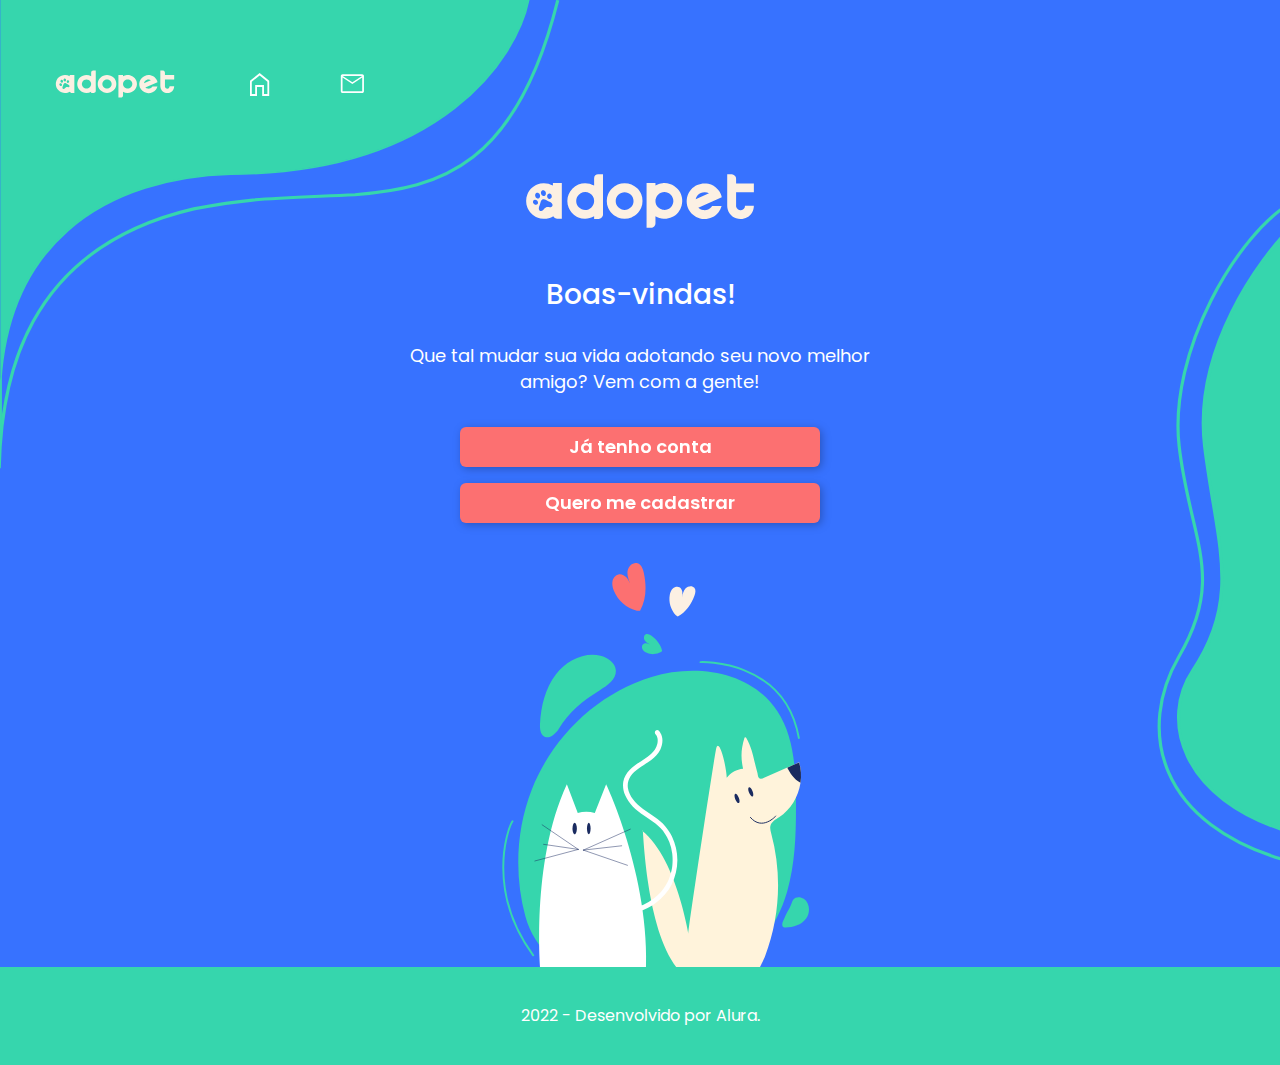
<file: src/pages/index.html>
<!DOCTYPE html>
<html lang="pt-br">
<head>
  <meta charset="UTF-8">
  <meta http-equiv="X-UA-Compatible" content="IE=edge">
  <meta name="viewport" content="width=device-width, initial-scale=1.0">
  <title>Inicial | Adopet</title>
  <link rel="stylesheet" href="../../public/styles/reset.css">
  <link rel="stylesheet" href="../../public/styles/global.css">
  <link rel="stylesheet" href="../../public/styles/inicial.css">
  <link rel="stylesheet" href="../../public/styles/footer.css">
  <link rel="preconnect" href="https://fonts.googleapis.com">
  <link rel="preconnect" href="https://fonts.gstatic.com" crossorigin>
  <link href="https://fonts.googleapis.com/css2?family=Poppins:wght@400;500;600;700&display=swap" rel="stylesheet">
</head>
<body>
  <header>
    <nav id="nav-bar">
      <ul class="nav-bar-list">
        <li class="header-logo"><a href="#"><img src="../../public/img/logotipo-white.svg" alt="Adopet" class="header-logo-image"></a></li>
        <li><a href="#"><img src="../../public/img/house.svg" alt="Ícone de uma casa" class="nav-bar-image"></a></li>
        <li><a href="#"><img src="../../public/img/mail.svg" alt="Ícone de um e-mail" class="nav-bar-image"></a></li>
      </ul>
    </nav>
  </header>

  <main>
    <div class="textgroup">
      <img src="../../public/img/logotipo-white.svg" alt="Adopet" class="logo">
      <img src="../../public/img/right-shape.svg" class="right-shape">
      <h1>Boas-vindas!</h1>
      <p class="mobile-text">Que tal mudar sua vida adotando seu novo melhor amigo? Vem com a gente!</p>
      <p class="tablet-desktop-text">Adotar pode mudar uma vida. Que tal buscar seu novo melhor amigo hoje? Vem com a gente!</p>
      <div class="button-container">
        <a href="./login.html" class="button">Já tenho conta</a>
        <a href="./cadastro.html" class="button">Quero me cadastrar</a>
      </div>
    </div>
  </main>
  <img src="../../public/img/ilustracao.svg" alt="Ilustração de animais" class="ilustracao">

  <footer>
    <p>2022 - Desenvolvido por Alura.</p>
  </footer>
</body>
</html>
</file>
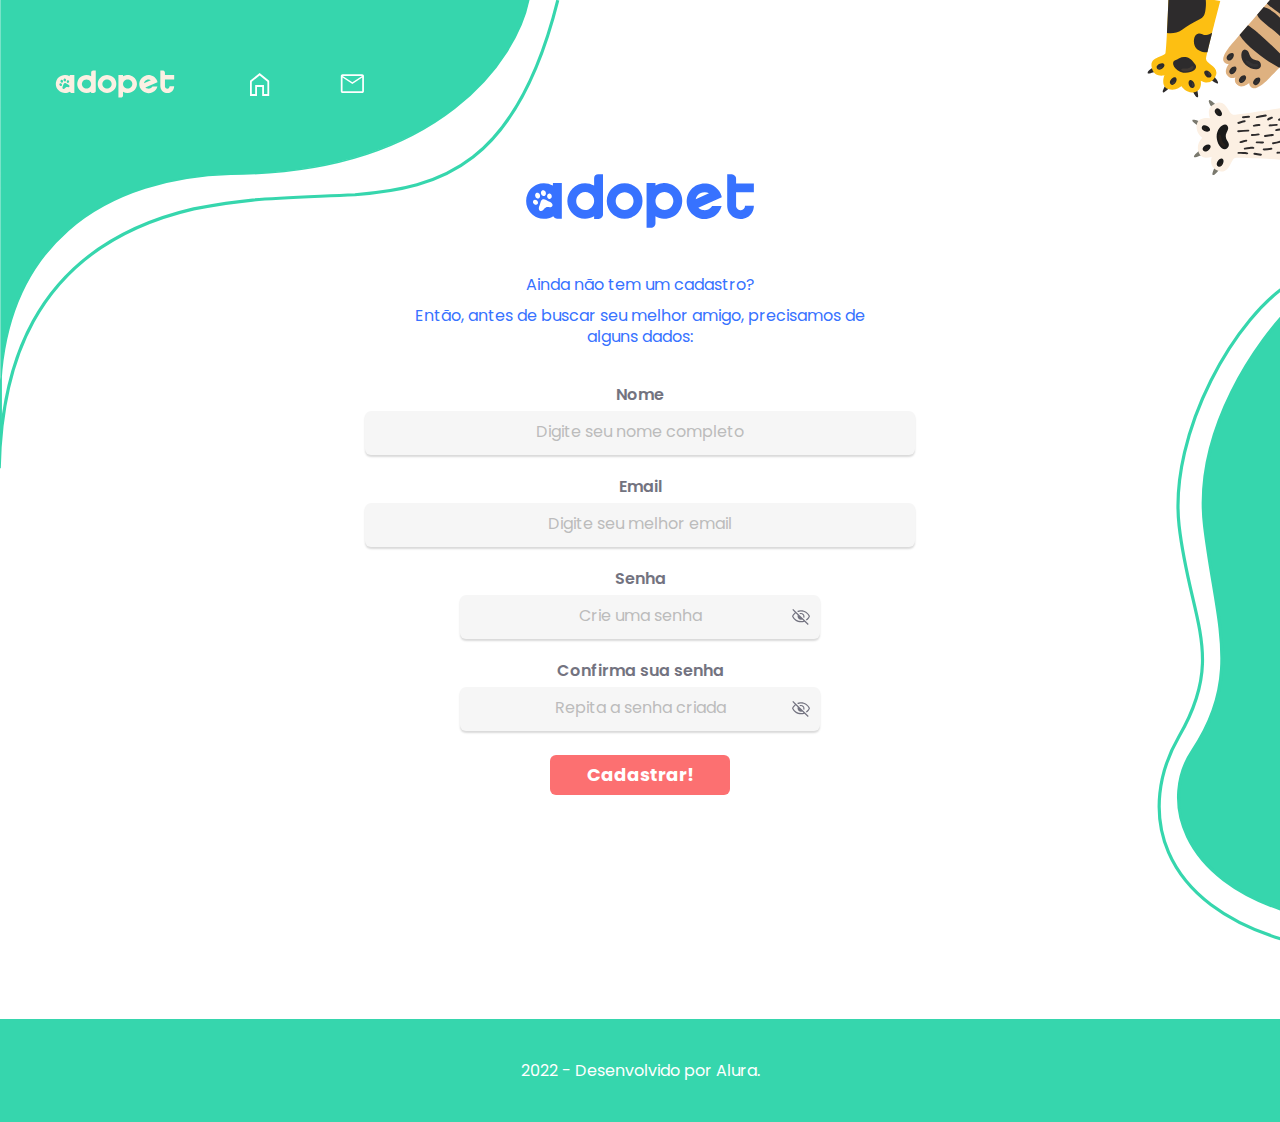
<file: src/pages/cadastro.html>
<!DOCTYPE html>
<html lang="pt-br">
<head>
  <meta charset="UTF-8">
  <meta http-equiv="X-UA-Compatible" content="IE=edge">
  <meta name="viewport" content="width=device-width, initial-scale=1.0">
  <title>Cadastro | Adopet</title>
  <link rel="stylesheet" href="../../public/styles/reset.css">
  <link rel="stylesheet" href="../../public/styles/global.css">
  <link rel="stylesheet" href="../../public/styles/header-sign.css">
  <link rel="stylesheet" href="../../public/styles/cadastro.css">
  <link rel="stylesheet" href="../../public/styles/error.css">
  <link rel="stylesheet" href="../../public/styles/footer.css">
  <link rel="preconnect" href="https://fonts.googleapis.com">
  <link rel="preconnect" href="https://fonts.gstatic.com" crossorigin>
  <link href="https://fonts.googleapis.com/css2?family=Poppins:wght@400;500;600;700&display=swap" rel="stylesheet">

  <script defer src="../scripts/form-validation.js"></script>
</head>
<body>
  <header>
    <nav id="nav-bar">
      <ul class="nav-bar-list">
        <li class="header-logo"><a href="#"><img src="../../public/img/logotipo-white.svg" alt="Adopet" class="header-logo-image"></a></li>
        <li><a href="#"><img src="../../public/img/house.svg" alt="Ícone de uma casa" class="nav-bar-image"></a></li>
        <li><a href="#"><img src="../../public/img/mail.svg" alt="Ícone de um e-mail" class="nav-bar-image"></a></li>
      </ul>
    </nav>
    <img src="../../public/img/patas.svg" alt="Patas" class="patas">
  </header>

  <main>
    <img src="../../public/img/left-shape.png" class="left-shape">
    <img src="../../public/img/right-shape.svg" class="right-shape">
    <div class="textgroup">
      <img src="../../public/img/logotipo-blue.svg" alt="Adopet" class="logo">
      <p class="text"><span>Ainda não tem um cadastro?</span> Então, antes de buscar seu melhor amigo, precisamos de alguns dados:</p>
    </div>
    <form>
      <div class="input-container">
        <label for="name" class="input-label">Nome</label>
        <input name="name" id="name" class="input" type="text" data-type="name" placeholder="Digite seu nome completo" required>
        <span class="input-message-error"></span>
      </div>

      <div class="input-container">
        <label for="email" class="input-label">Email</label>
        <input name="email" id="email" class="input" type="email" data-type="email" placeholder="Digite seu melhor email" required>
        <span class="input-message-error"></span>
      </div>

      <div class="input-container">
        <label for="password" class="password-all input-label">Senha<span></span></label>
        <input name="password" id="password" class="input" type="password" data-type="password" placeholder="Crie uma senha" pattern="^(?=.*\d)(?=.*[az])(?=.*[AZ]).{8,20}$" required>
        <span class="input-message-error"></span>
      </div>

      <div class="input-container">
        <label for="confirm-password" class="password-all input-label">Confirma sua senha<span></span></label>
        <input name="confirmPassword" id="confirmPassword" class="input" type="password" data-type="confirmPassword" placeholder="Repita a senha criada" required>
        <span class="input-message-error"></span>
      </div>

      <button class="button button-mobile-tablet" type="submit">Cadastrar</button>
      <button class="button button-desktop" type="submit">Cadastrar!</button>
    </form>
  </main>

  <footer>
    <p>2022 - Desenvolvido por Alura.</p>
  </footer>
</body>
</html>
</file>
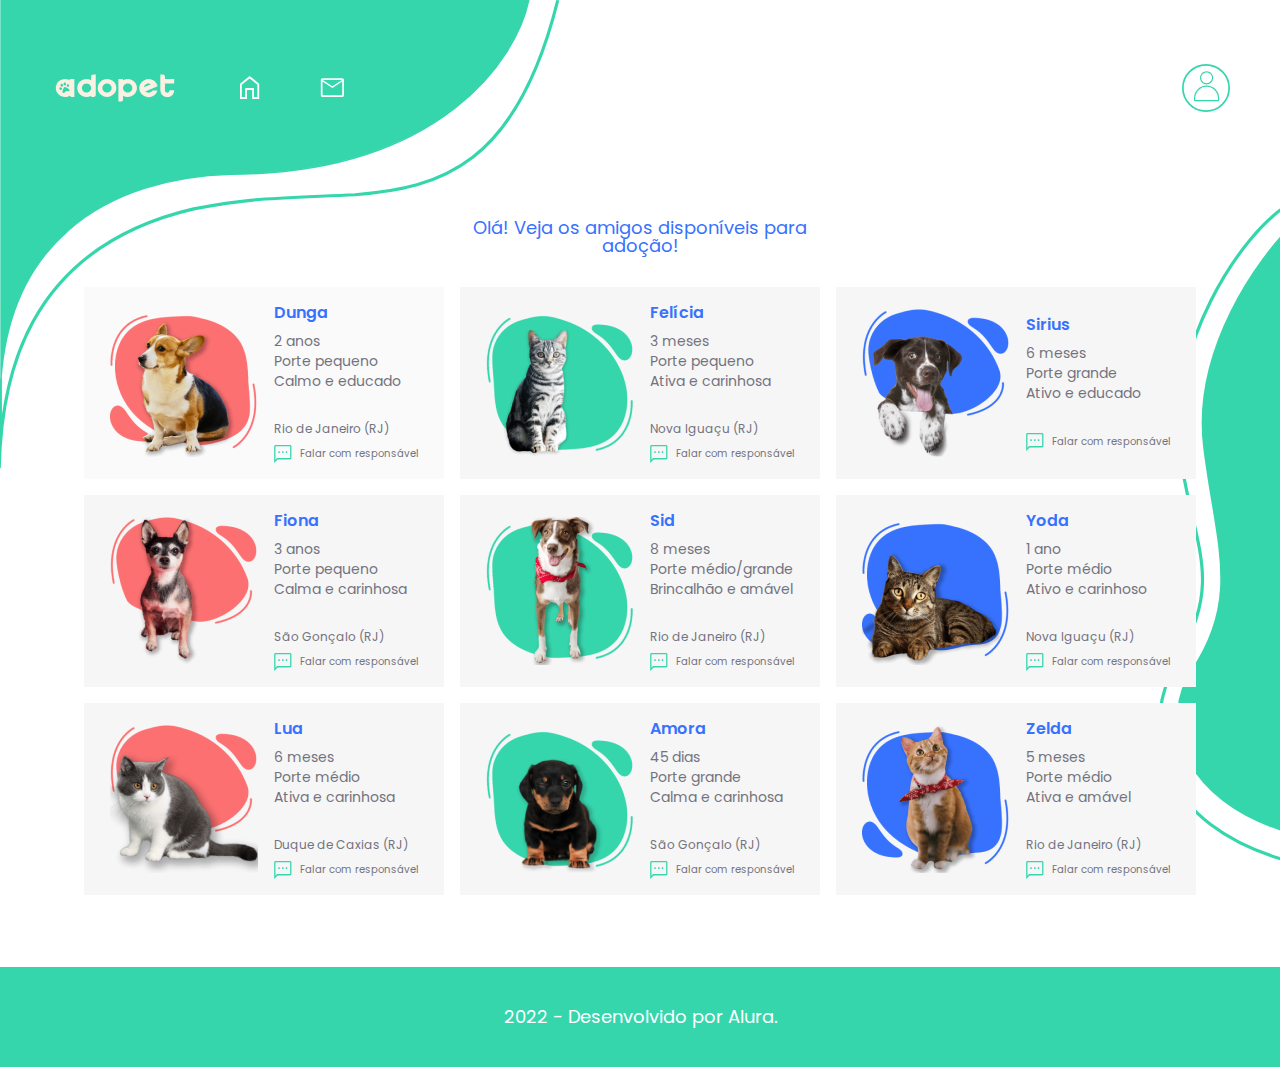
<file: src/pages/home.html>
<!DOCTYPE html>
<html lang="pt-br">
<head>
  <meta charset="UTF-8">
  <meta http-equiv="X-UA-Compatible" content="IE=edge">
  <meta name="viewport" content="width=device-width, initial-scale=1.0">
  <title>Home | Adopet</title>
  <link rel="stylesheet" href="../../public/styles/reset.css">
  <link rel="stylesheet" href="../../public/styles/global.css">
  <link rel="stylesheet" href="../../public/styles/header-other.css">
  <link rel="stylesheet" href="../../public/styles/home.css">
  <link rel="stylesheet" href="../../public/styles/footer.css">
  <link rel="preconnect" href="https://fonts.googleapis.com">
  <link rel="preconnect" href="https://fonts.gstatic.com" crossorigin>
  <link href="https://fonts.googleapis.com/css2?family=Poppins:wght@400;500;600;700&display=swap" rel="stylesheet">
</head>
<body>
  <header>
    <nav id="nav-bar">
      <ul class="nav-bar-list">
        <div class="nav-bar-menu">
          <li class="header-logo"><a href="#"><img src="../../public/img/logotipo-white.svg" alt="Adopet" class="header-logo-image"></a></li>
          <li><a href="#"><img src="../../public/img/house.svg" alt="Ícone de uma casa" class="nav-bar-image"></a></li>
          <li><a href="#"><img src="../../public/img/mail.svg" alt="Ícone de um e-mail" class="nav-bar-image"></a></li>
        </div>
        <li><a href="#"><img src="../../public/img/user.svg" alt="Ícone de um usuário" class="nav-bar-image icon-user"></a></li>
      </ul>
    </nav>
  </header>

  <main>
    <img src="../../public/img/right-shape.svg" class="right-shape">
    <div class="textgroup">
      <p><span>Olá!</span> Veja os amigos disponíveis para adoção!</p>
    </div>
    <div class="pets__container">
      <div class="pet">
        <img src="../../public/img/pets/dunga.png" alt="Imagem do Dunga" class="pet-image">
        <div class="pet-texgroup">
          <h2 class="pet-name">Dunga</h2>
          <span class="pet-age">2 anos</span>
          <p class="pet-description">Porte pequeno <span>Calmo e educado</span></p>
          <address class="pet-local">Rio de Janeiro (RJ)</address>
          <span class="message-container"><a href="#" class="message"><img src="../../public/img/message.svg" alt="Ícone de mensagem">Falar com responsável</a></span>
        </div>
      </div>
      <div class="pet">
        <img src="../../public/img/pets/felicia.png" alt="Imagem da Felícia" class="pet-image">
        <div class="pet-texgroup">
          <h2 class="pet-name">Felícia</h2>
          <span class="pet-age">3 meses</span>
          <p class="pet-description">Porte pequeno <span>Ativa e carinhosa</span></p>
          <address class="pet-local">Nova Iguaçu (RJ)</address>
          <span class="message-container"><a href="#" class="message"><img src="../../public/img/message.svg" alt="Ícone de mensagem">Falar com responsável</a></span>
        </div>
      </div>
      <div class="pet">
        <img src="../../public/img/pets/sirius.png" alt="Imagem do Sirius" class="pet-image">
        <div class="pet-texgroup">
          <h2 class="pet-name">Sirius</h2>
          <span class="pet-age">6 meses</span>
          <p class="pet-description">Porte grande <span>Ativo e educado</span></p>
          <address class="pet-local"></address>
          <span class="message-container"><a href="#" class="message"><img src="../../public/img/message.svg" alt="Ícone de mensagem">Falar com responsável</a></span>
        </div>
      </div>
      <div class="pet">
        <img src="../../public/img/pets/fiona.png" alt="Imagem da Fiona" class="pet-image">
        <div class="pet-texgroup">
          <h2 class="pet-name">Fiona</h2>
          <span class="pet-age">3 anos</span>
          <p class="pet-description">Porte pequeno <span>Calma e carinhosa</span></p>
          <address class="pet-local">São Gonçalo (RJ)</address>
          <span class="message-container"><a href="#" class="message"><img src="../../public/img/message.svg" alt="Ícone de mensagem">Falar com responsável</a></span>
        </div>
      </div>
      <div class="pet">
        <img src="../../public/img/pets/sid.png" alt="Imagem do Sid" class="pet-image">
        <div class="pet-texgroup">
          <h2 class="pet-name">Sid</h2>
          <span class="pet-age">8 meses</span>
          <p class="pet-description">Porte médio/grande <span>Brincalhão e amável</span></p>
          <address class="pet-local">Rio de Janeiro (RJ)</address>
          <span class="message-container"><a href="#" class="message"><img src="../../public/img/message.svg" alt="Ícone de mensagem">Falar com responsável</a></span>
        </div>
      </div>
      <div class="pet">
        <img src="../../public/img/pets/yoda.png" alt="Imagem do Yoda" class="pet-image">
        <div class="pet-texgroup">
          <h2 class="pet-name">Yoda</h2>
          <span class="pet-age">1 ano</span>
          <p class="pet-description">Porte médio <span>Ativo e carinhoso</span></p>
          <address class="pet-local">Nova Iguaçu (RJ)</address>
          <span class="message-container"><a href="#" class="message"><img src="../../public/img/message.svg" alt="Ícone de mensagem">Falar com responsável</a></span>
        </div>
      </div>
      <div class="pet">
        <img src="../../public/img/pets/lua.png" alt="Imagem da Lua" class="pet-image">
        <div class="pet-texgroup">
          <h2 class="pet-name">Lua</h2>
          <span class="pet-age">6 meses</span>
          <p class="pet-description">Porte médio <span>Ativa e carinhosa</span></p>
          <address class="pet-local">Duque de Caxias (RJ)</address>
          <span class="message-container"><a href="#" class="message"><img src="../../public/img/message.svg" alt="Ícone de mensagem">Falar com responsável</a></span>
        </div>
      </div>
      <div class="pet">
        <img src="../../public/img/pets/amora.png" alt="Imagem da Amora" class="pet-image">
        <div class="pet-texgroup">
          <h2 class="pet-name">Amora</h2>
          <span class="pet-age">45 dias</span>
          <p class="pet-description">Porte grande <span>Calma e carinhosa</span></p>
          <address class="pet-local">São Gonçalo (RJ)</address>
          <span class="message-container"><a href="#" class="message"><img src="../../public/img/message.svg" alt="Ícone de mensagem">Falar com responsável</a></span>
        </div>
      </div>
      <div class="pet">
        <img src="../../public/img/pets/zelda.png" alt="Imagem da Zelda" class="pet-image">
        <div class="pet-texgroup">
          <h2 class="pet-name">Zelda</h2>
          <span class="pet-age">5 meses</span>
          <p class="pet-description">Porte médio <span>Ativa e amável</span></p>
          <address class="pet-local">Rio de Janeiro (RJ)</address>
          <span class="message-container"><a href="#" class="message"><img src="../../public/img/message.svg" alt="Ícone de mensagem">Falar com responsável</a></span>
        </div>
      </div>
    </div>
  </main>

  <footer>
    <p>2022 - Desenvolvido por Alura.</p>
  </footer>
</body>
</html>
</file>
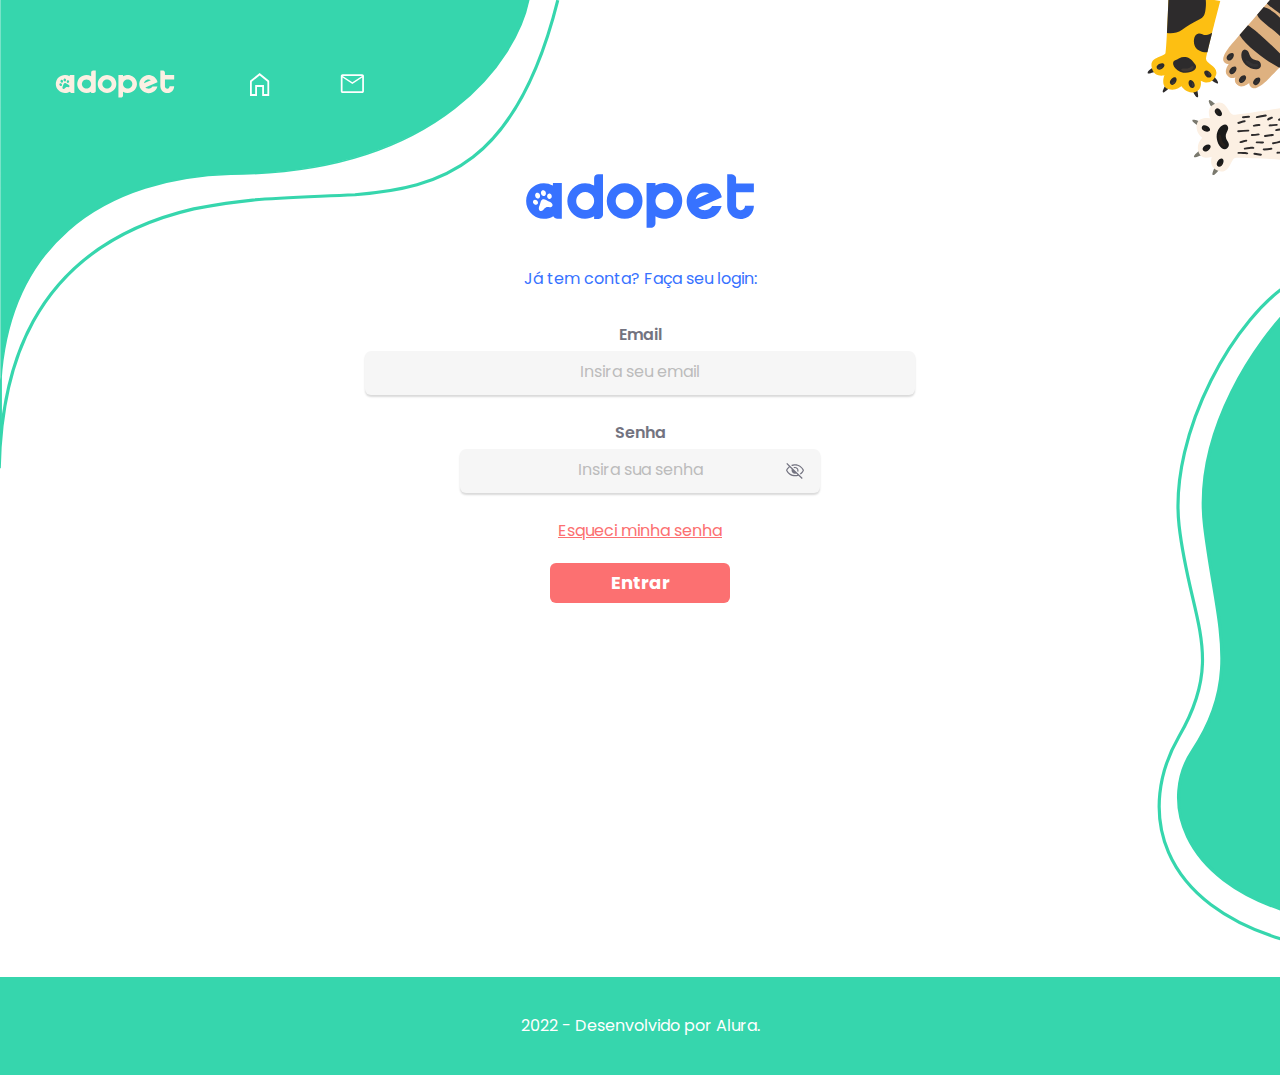
<file: src/pages/login.html>
<!DOCTYPE html>
<html lang="pt-br">
<head>
  <meta charset="UTF-8">
  <meta http-equiv="X-UA-Compatible" content="IE=edge">
  <meta name="viewport" content="width=device-width, initial-scale=1.0">
  <title>Login | Adopet</title>
  <link rel="stylesheet" href="../../public/styles/reset.css">
  <link rel="stylesheet" href="../../public/styles/global.css">
  <link rel="stylesheet" href="../../public/styles/header-sign.css">
  <link rel="stylesheet" href="../../public/styles/login.css">
  <link rel="stylesheet" href="../../public/styles/footer.css">
  <link rel="preconnect" href="https://fonts.googleapis.com">
  <link rel="preconnect" href="https://fonts.gstatic.com" crossorigin>
  <link href="https://fonts.googleapis.com/css2?family=Poppins:wght@400;500;600;700&display=swap" rel="stylesheet">
</head>
<body>
  <header>
    <nav id="nav-bar">
      <ul class="nav-bar-list">
        <li class="header-logo"><a href="#"><img src="../../public/img/logotipo-white.svg" alt="Adopet" class="header-logo-image"></a></li>
        <li><a href="#"><img src="../../public/img/house.svg" alt="Ícone de uma casa" class="nav-bar-image"></a></li>
        <li><a href="#"><img src="../../public/img/mail.svg" alt="Ícone de um e-mail" class="nav-bar-image"></a></li>
      </ul>
    </nav>
    <img src="../../public/img/patas.svg" alt="Patas" class="patas">
  </header>
  
  <main>
    <img src="../../public/img/left-shape.png" class="left-shape">
    <img src="../../public/img/right-shape.svg" class="right-shape">
    <img src="../../public/img/logotipo-blue.svg" alt="Adopet" class="logo">
    <p>Já tem conta? Faça seu login:</p>
    <form>
      <label for="email">Email</label>
      <input type="email" placeholder="Insira seu email" id="email" required>

      <label for="password" class="password-all">Senha <span></span></label>
      <input type="password" placeholder="Insira sua senha" class="password-all" required>
      
      <a href="#">Esqueci minha senha</a>
      <button class="button" type="submit">Entrar</button>
    </form>
  </main>

  <footer>
    <p>2022 - Desenvolvido por Alura.</p>
  </footer>
</body>
</html>
</file>
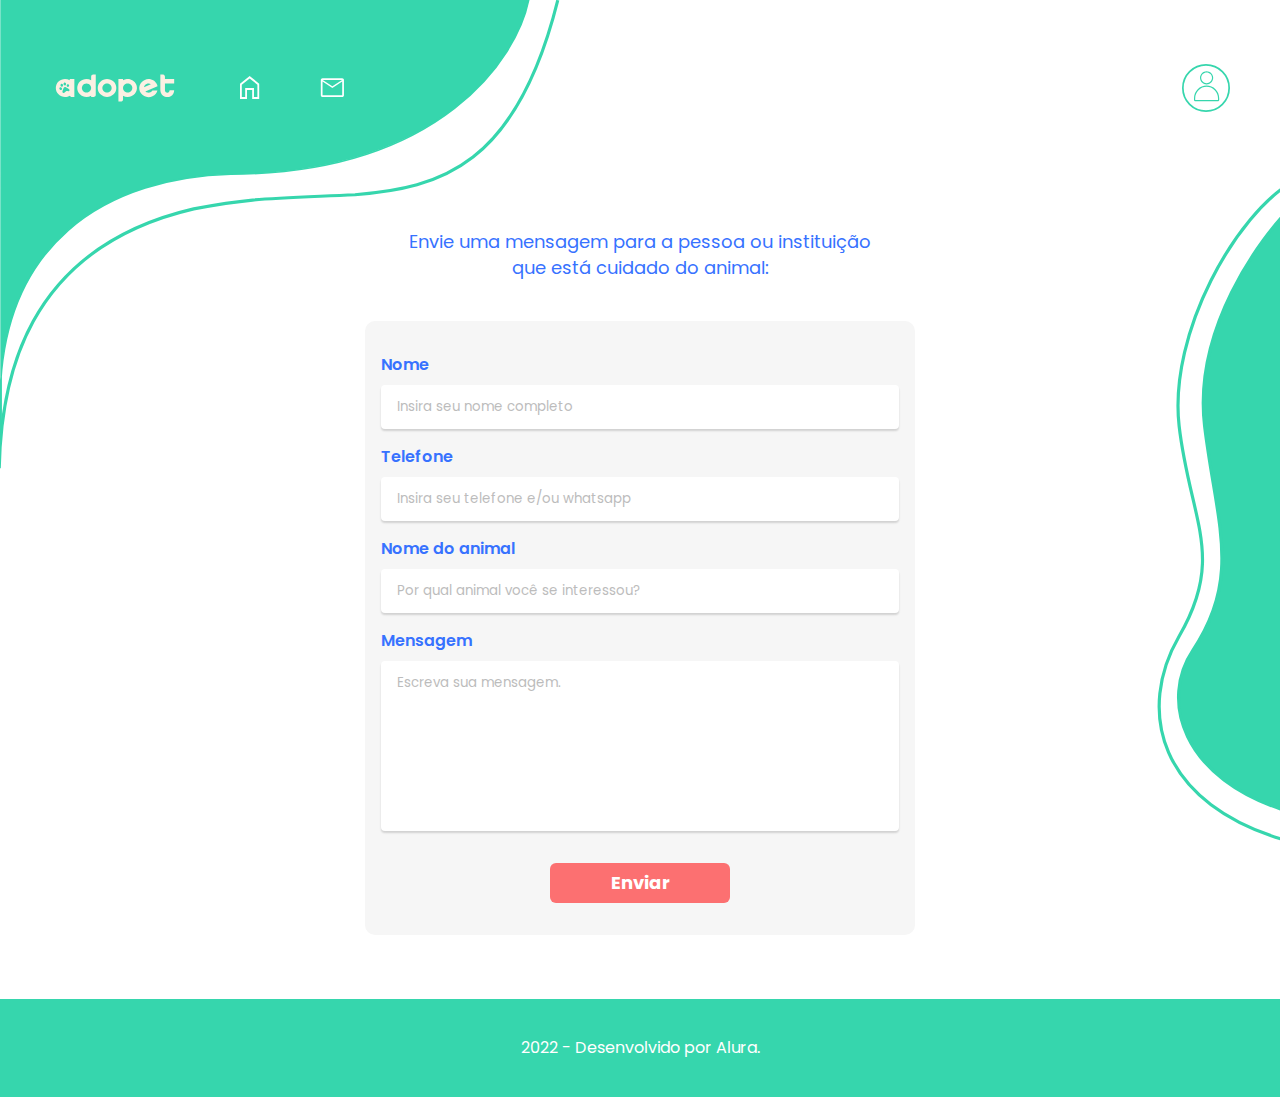
<file: src/pages/mensagem.html>
<!DOCTYPE html>
<html lang="pt-br">
<head>
  <meta charset="UTF-8">
  <meta http-equiv="X-UA-Compatible" content="IE=edge">
  <meta name="viewport" content="width=device-width, initial-scale=1.0">
  <title>Mensagem | Adopet</title>
  <link rel="stylesheet" href="../../public/styles/reset.css">
  <link rel="stylesheet" href="../../public/styles/global.css">
  <link rel="stylesheet" href="../../public/styles/header-other.css">
  <link rel="stylesheet" href="../../public/styles/mensagem.css">
  <link rel="stylesheet" href="../../public/styles/footer.css">
  <link rel="preconnect" href="https://fonts.googleapis.com">
  <link rel="preconnect" href="https://fonts.gstatic.com" crossorigin>
  <link href="https://fonts.googleapis.com/css2?family=Poppins:wght@400;500;600;700&display=swap" rel="stylesheet">
</head>
<body>
  <header>
    <nav id="nav-bar">
      <ul class="nav-bar-list">
        <div class="nav-bar-menu">
          <li class="header-logo"><a href="#"><img src="../../public/img/logotipo-white.svg" alt="Adopet" class="header-logo-image"></a></li>
          <li><a href="#"><img src="../../public/img/house.svg" alt="Ícone de uma casa" class="nav-bar-image"></a></li>
          <li><a href="#"><img src="../../public/img/mail.svg" alt="Ícone de um e-mail" class="nav-bar-image"></a></li>
        </div>
        <li><a href="#"><img src="../../public/img/user.svg" alt="Ícone de um usuário" class="nav-bar-image icon-user"></a></li>
      </ul>
    </nav>
  </header>
  <main>
    <div id="showcase">
      <img src="../../public/img/right-shape.svg" class="right-shape">
      <div class="textgroup">
        <p>Envie uma mensagem para a pessoa ou instituição que está cuidado do animal:</p>
      </div>
      <form>
        <label for="name">Nome</label>
        <input type="text" id="name" class="input" required placeholder="Insira seu nome completo">
  
        <label for="fone">Telefone</label>
        <input type="number" id="fone" class="input" required placeholder="Insira seu telefone e/ou whatsapp">
  
        <label for="animal-name">Nome do animal</label>
        <input type="text" id="animal-name" class="input" required placeholder="Por qual animal você se interessou?">
  
        <label for="message">Mensagem</label>
        <textarea cols="70" rows="10" id="message" class="input" required placeholder="Escreva sua mensagem."></textarea>
  
        <div class="button-container">
          <button class="button" type="submit">Enviar</button>
        </div>
      </form>
    </div>
  </main>

  <footer>
    <p>2022 - Desenvolvido por Alura.</p>
  </footer>
</body>
</html>
</file>
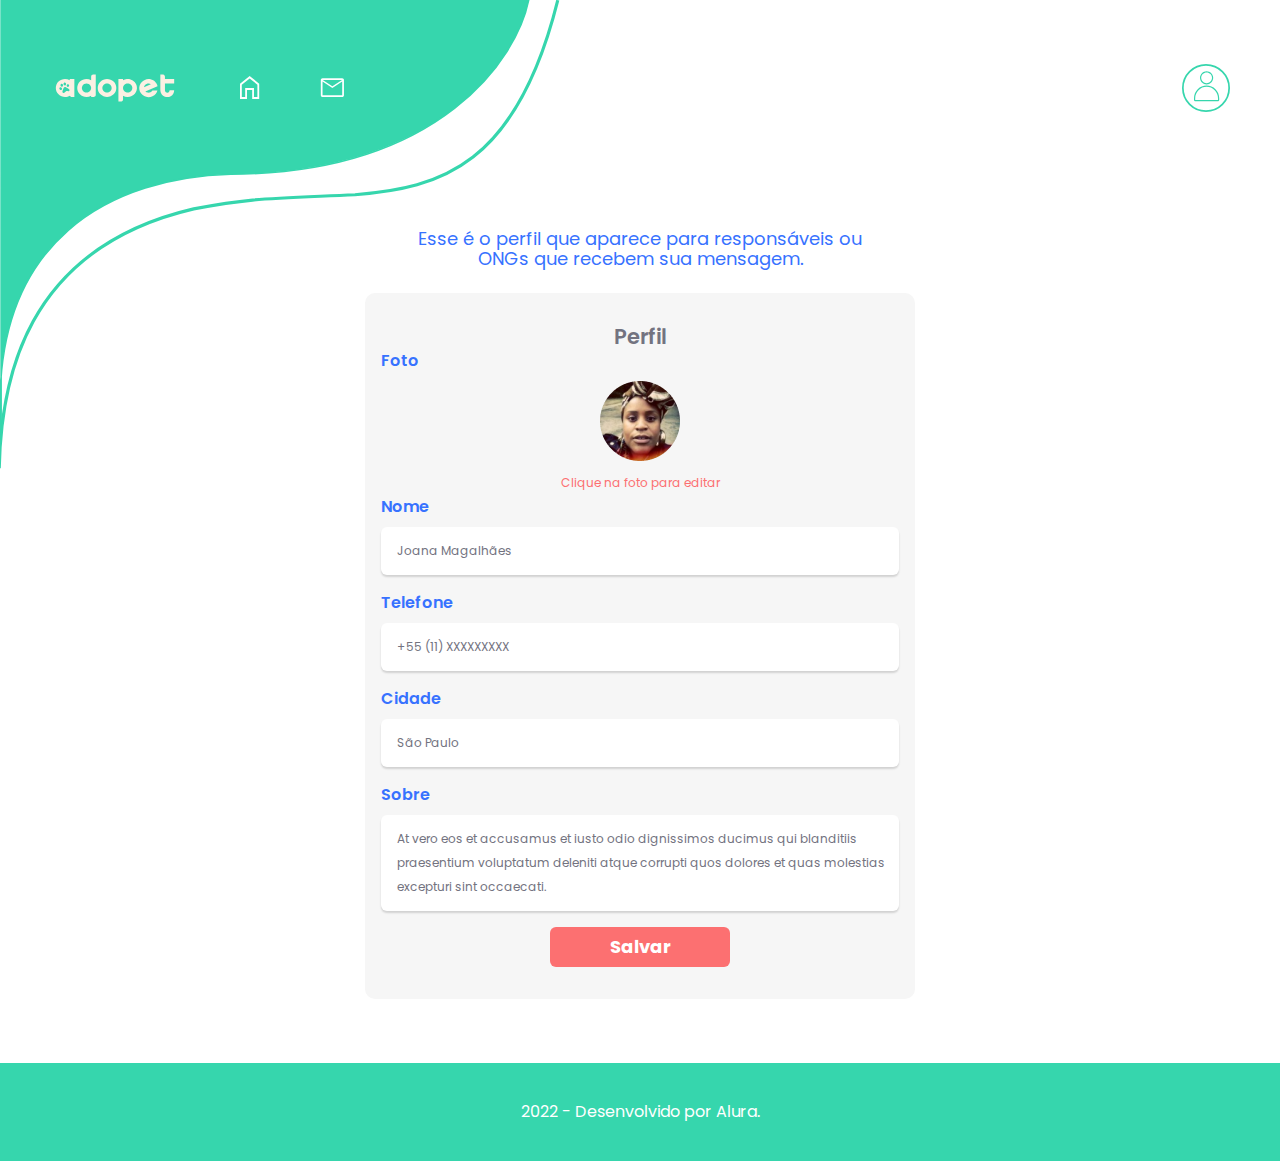
<file: src/pages/perfil.html>
<!DOCTYPE html>
<html lang="pt-br">
<head>
  <meta charset="UTF-8">
  <meta http-equiv="X-UA-Compatible" content="IE=edge">
  <meta name="viewport" content="width=device-width, initial-scale=1.0">
  <title>Perfil | Adopet</title>
  <link rel="stylesheet" href="../../public/styles/reset.css">
  <link rel="stylesheet" href="../../public/styles/global.css">
  <link rel="stylesheet" href="../../public/styles/header-other.css">
  <link rel="stylesheet" href="../../public/styles/perfil.css">
  <link rel="stylesheet" href="../../public/styles/footer.css">
  <link rel="preconnect" href="https://fonts.googleapis.com">
  <link rel="preconnect" href="https://fonts.gstatic.com" crossorigin>
  <link href="https://fonts.googleapis.com/css2?family=Poppins:wght@400;500;600;700&display=swap" rel="stylesheet">
</head>
<body>
  <header>
    <nav id="nav-bar">
      <ul class="nav-bar-list">
        <div class="nav-bar-menu">
          <li class="header-logo"><a href="#"><img src="../../public/img/logotipo-white.svg" alt="Adopet" class="header-logo-image"></a></li>
          <li><a href="#"><img src="../../public/img/house.svg" alt="Ícone de uma casa" class="nav-bar-image"></a></li>
          <li><a href="#"><img src="../../public/img/mail.svg" alt="Ícone de um e-mail" class="nav-bar-image"></a></li>
        </div>
        <li><a href="#"><img src="../../public/img/user.svg" alt="Ícone de um usuário" class="nav-bar-image icon-user"></a></li>
      </ul>
    </nav>
  </header>

  <main>
    <div id="showcase">
      <div class="textgroup">
        <p>Esse é o perfil que aparece para responsáveis ou ONGs que recebem sua mensagem.</p>
      </div>
      <form>
        <h1 class="form-title">Perfil</h1>
        <label for="photo">Foto</label>
        <div class="form-image__container">
          <img src="../../public/img/perfil-image.png" alt="Imagem de perfil" id="photo">
          <p>Clique na foto para editar</p>
        </div>
        
        <label for="name">Nome</label>
        <input type="text" class="input" value="Joana Magalhães" placeholder="Insira seu nome">
  
        <label for="fone">Telefone</label>
        <input type="tel" class="input" value="+55 (11) XXXXXXXXX" placeholder="Insira seu telefone">
  
        <label for="city">Cidade</label>
        <input type="text" class="input" value="São Paulo" placeholder="Insira sua cidade">
  
        <label for="about">Sobre</label>
        <span class="input input-textarea" role="textbox" contenteditable>At vero eos et accusamus et iusto odio dignissimos ducimus qui blanditiis praesentium voluptatum deleniti atque corrupti quos dolores et quas molestias excepturi sint occaecati.</span>
  
        <div class="button-container">
          <button class="button" type="submit">Salvar</button>
        </div>
      </form>
    </div>
  </main>

  <footer>
    <p>2022 - Desenvolvido por Alura.</p>
  </footer>
</body>
</html>
</file>
<file: public/styles/global.css>
:root {
  --blue: #3772FF;
  --red: #FC7071;
  --green: #36D6AD;
  --cream: #FCF0E3;
  --gray: #737380;
  --gray-200: #BCBCBC;
  --gray-400: #F6F6F6;
  --white: #FFFFFF;
}

body, button, input, textarea, ::placeholder {
  font-family: 'Poppins', sans-serif;
}

* {
  box-sizing: border-box;
}
</file>
<file: public/styles/inicial.css>
@import url('./button.css');
@import url('./header-inicial.css');

.logo {
  margin-bottom: 16px;
  width: 186px;
  height: 46px;
}

.right-shape {
  position: absolute;
  top: 200px;
  right: 0;
  z-index: -1;
}

main {
  display: flex;
  flex-direction: column;
  align-items: center;
  text-align: center;
  flex-grow: 1;
  padding: 24px;
  color: var(--white);
  z-index: 1;
}

footer {
  z-index: 1;
}

main h1 {
  font-size: 26px;
  line-height: 48px;
  text-align: center;
  color: var(--white);
  font-weight: 500;
}

main p {
  line-height: 24px;
  color: var(--white);
  text-align: center;
  max-width: 300px;
  display: flex;
  flex-direction: column;
  margin-bottom: 24px;
  max-width: 250px;
}

.tablet-desktop-text {
  display: none;
}

.button-container {
  display: flex;
  flex-direction: column;
  gap: 16px;
}

.textgroup {
  display: flex;
  flex-direction: column;
  align-items: center;
  max-width: 100%;
}

.button {
  filter: drop-shadow(2px 2px 4px rgba(0, 0, 0, 0.25));
}

.ilustracao {
  width: 250px;
  height: 312px;
  display: block;
  margin: 1rem auto -1rem auto;
}


@media screen and (min-width: 768px) {
  .ilustracao {
    margin-bottom: -1.1rem;
    width: 340px;
    height: 422px;
  }

  .textgroup {
    width: 350px;
  }

  .right-shape {
    width: 134px;
    height: 664px;
  }

  .logo {
    width: 250px;
    height: 60px;
    margin-bottom: 40px;
  }

  main {
    padding-top: 100px;
  }

  main h1 {
    font-size: 28px;
    line-height: 48px;
    margin-bottom: 24px;
  }

  main p {
    max-width: 350px;
    font-size: 18px;
    line-height: 26px;
    margin-bottom: 38px;
  }

  .button-container {
    width: 100%;
  }

  .button {
    width: 100%;
  }

  .mobile-text {
    display: block;
  }
}

@media screen and (min-width: 1280px) {
  .textgroup {
    width: 500px;
  }

  .button {
    font-weight: 600;
  }

  main {
    padding-top: 0;
  }

  .textgroup p {
    max-width: 500px;
    margin-bottom: 32px;
  }

  .button-container {
    max-width: 360px;
  }
}
</file>
<file: public/styles/footer.css>
body {
  height: 100vh;
}

footer {
  padding: 41px 0;
  background: var(--green);
  display: flex;
  flex-direction: column;
  align-items: center;
  flex-shrink: 0;
}

footer p {
  color: var(--white);
}
</file>
<file: public/styles/header-sign.css>
body {
  display: flex;
  flex-direction: column;
  height: 100%;
  max-width: 100vw;
  
  background-color: var(--white);
  background-image: url('../../public/img/top-shape.svg');
  background-repeat: no-repeat;
  background-position: 0 0;
}

header {
  padding: 3em;
  display: flex;
  width: auto;
  position: relative;
}

.patas {
  z-index: -1;
  position: absolute;
  top: 0;
  right: 0;
}

.nav-bar-list {
  display: flex;
  flex-direction: row;
  justify-content: center;
  align-items: center;
  gap: 60px;
  height: 43px;
}

.header-logo {
  display: none;
}

@media screen and (min-width: 768px) {

  header {
    padding: 64px 50px;
  }

  body {
    background-size: 560px 470px;
  }

  .header-logo {
    display: block;
  }

  .header-logo-image {
    width: 130px;
  }

  .nav-bar-list {
    gap: 70px;
  }
}
</file>
<file: public/styles/cadastro.css>
@import url('./button.css');

header {
  position: relative;
}

.logo {
  margin-bottom: 24px;
  width: 186px;
  height: 46px;
}

main {
  display: flex;
  flex-direction: column;
  align-items: center;
  text-align: center;
  flex-grow: 1;
  padding: 24px;
  z-index: 1;
}

.left-shape {
  position: absolute;
  top: 370px;
  left: 0;
  z-index: -1;
}

.quest {
  margin-bottom: 10px;
  color: var(--blue);
}

p {
  line-height: 21px;
  text-align: center;
  color: var(--blue);
}

form {
  display: flex;
  flex-direction: column;
  align-items: center;
  margin-bottom: 100px;
  width: 100%;
  max-width: 350px;
}

form label {
  color: var(--gray);
  border: none;
  margin-bottom: 4px;
}

.textgroup {
  margin-bottom: 24px;
  max-width: 500px;
}

input {
  width: 100%;
  max-width: 350px;
  border: none;
  outline: none;
  background: var(--gray-400);
  padding: 12px 0;
  text-align: center;
  box-shadow: 0px 2px 2px rgba(0, 0, 0, 0.15);
  border-radius: 6px;
}

input::placeholder {
  color: var(--gray-200);
  font-size: 16px;
  line-height: 16px;
  text-align: center;
}

.input-container:last-child {
  margin-bottom: 24px;
}

label {
  width: 100%;
  position: relative;
}

label span {
  background-image: url('../../public/img/not-visible.svg');
  background-repeat: no-repeat;
  width: 18px;
  height: 16px;
  position: absolute;
  top: 35px;
  right: 10px;
}

.right-shape {
  display: none;
}

.text span {
  margin-bottom: 10px;
  display: block;
}

.button-desktop {
  display: none;
}

.input-container {
  width: 100%;
  display: flex;
  flex-direction: column;
  align-items: center;
  margin-bottom: 24px;
}

.input-container:nth-child(3), .input-container:nth-child(4) {
  max-width: 360px;
}

.input-message-error {
  display: none;
}

@media screen and (min-width: 768px) {

  .logo {
    width: 250px;
    height: 60px;
    margin-bottom: 40px;
  }

  main {
    padding-top: 100px;
  }

  .textgroup {
    margin-bottom: 40px;
  }

  main p {
    max-width: 500px;
  }

  .left-shape {
    display: none;
  }

  .right-shape {
    display: block;
    position: absolute;
    top: 280px;
    right: 0;
    width: 134px;
    height: 664px;
    z-index: -1;
  }

  form {
    max-width: 350px;
    margin-bottom: 50px;
  }

  .input-container:last-child {
    margin-bottom: 40px;
  }

  label {
    margin-bottom: 8px;
  }
}


@media screen and (min-width: 1280px) {

  .button-desktop {
    display: block;
  }

  .button-mobile-tablet {
    display: none;
  }

  main {
    padding-top: 0;
    margin-bottom: 150px;
  }

  form {
    max-width: 550px;
  }

  input {
    max-width: 550px;
  }

  label {
    font-weight: 600;
  }

  form label {
    margin-bottom: 8px;
  }

  label span {
    top: 38px;
  }
}
</file>
<file: public/styles/error.css>
.input-message-error {
  width: 100%;
  color: var(--red);
  font-size: 14px;
  margin-top: 6px;
}
</file>
<file: public/styles/header-other.css>
body {
  display: flex;
  flex-direction: column;
  height: 100%;
  max-width: 100vw;
  
  background-color: var(--white);
  background-image: url('../../public/img/top-shape.svg');
  background-repeat: no-repeat;
  background-position: 0 0;
}

#nav-bar {
  width: 100%;
}

header {
  padding: 3em;
  display: flex;
  gap: 48px;
  width: auto;
}

.nav-bar-list {
  display: flex;
  flex-direction: row;
  justify-content: space-between;
  align-items: center;
}

.nav-bar-menu {
  display: flex;
  flex-direction: row;
  align-items: center;
  gap: 60px;
}

.icon-user {
  width: 40px;
  height: 40px;
}

.header-logo {
  display: none;
}


@media screen and (min-width: 768px) {

  header {
    padding: 64px 50px;
  }

  body {
    background-size: 560px 470px;
  }

  .header-logo {
    display: block;
  }

  .header-logo-image {
    width: 130px;
  }

  .nav-bar-list {
    gap: 70px;
  }

  .icon-user {
    width: 48px;
    height: 48px;
  }
}
</file>
<file: public/styles/home.css>
main {
  display: flex;
  flex-direction: column;
  align-items: center;
  justify-content: center;
  gap: 32px;
}

.textgroup {
  margin-top: 40px;
  max-width: 230px;
  text-align: center;
  color: var(--blue);
}

.menu-list {
  display: flex;
  flex-direction: row;
}

.menu-list-user {
  width: 40px;
  height: 40px;
  display: flex;
  align-items: center;
  justify-content: center;
}

.pets__container {
  display: grid;
  grid-template-columns: 100%;
  row-gap: 16px;
  width: 100%;
  margin-bottom: 32px;
  justify-content: center;
}

.right-shape {
  display: none;
}

.pet:nth-child(1) {
  background: #f6f6f682;
}

.pet {
  display: flex;
  justify-content: center;
  gap: 16px;
  align-items: center;
  background: #f6f6f6;
  padding: 16px;
  width: 100%;
}

.pet-image {
  width: 148px;
  height: 148px;
}

.pet-name {
  color: var(--blue);
  font-weight: 600;
  line-height: 20px;
  margin-bottom: 8px;
}

.pet-age, .pet-description {
  font-size: 14px;
  line-height: 20px;
  color: var(--gray);
}

.pet-description {
  margin-bottom: 30px;
}

.pet-description span {
  display: block;
}

.pet-local {
  font-size: 12px;
  line-height: 16px;
  font-weight: 400;
  color: var(--gray);
  margin-bottom: 8px;
}

.message-container {
  display: flex;
  justify-content: center;
  align-items: center;
}

.message-container a {
  text-decoration: none;
  display: flex;
  flex-direction: row;
  align-items: center;
  gap: 8px;
  color: var(--gray);
  font-size: 10px;
  line-height: 16px;
  font-weight: 400;
}


@media screen and (min-width: 768px) {
  main {
    padding: 0 32px;
    margin-bottom: 40px;
  }

  p {
    font-size: 18px;
  }
  
  p span {
    display: block;
    margin-bottom: 8px;
  }

  .pets__container {
    display: grid;
    grid-template-columns: repeat(2, 345px);
    gap: 16px;
  }

  .textgroup {
    max-width: 380px;
  }
}


@media screen and (min-width: 1280px) {
  .textgroup p span {
    display: inline;
  }

  .pets__container {
    grid-template-columns: repeat(3, 360px);
  }

  .right-shape {
    display: block;
    position: absolute;
    top: 200px;
    right: 0;
    width: 134px;
    height: 664px;
    z-index: -1;
  }
}
</file>
<file: public/styles/login.css>
@import url('./button.css');

main p {
  color: var(--blue);
  margin: 56px 0 42px 0;
}

.left-shape {
  position: absolute;
  top: 320px;
  left: 0;
  z-index: -1;
}

.patas {
  z-index: -1;
  position: absolute;
  top: 0;
  right: 0;
}

.logo {
  width: 186px;
  height: 46px;
}

main {
  display: flex;
  flex-direction: column;
  align-items: center;
  text-align: center;
  padding: 24px;
  z-index: 1;
  margin-bottom: 145px;
}

form {
  display: flex;
  flex-direction: column;
  align-items: center;
  width: 100%;
  max-width: 350px;
}

label {
  width: 100%;
  margin-bottom: 4px;
}

input {
  margin-bottom: 30px;
  width: 100%;
  border: none;
  outline: none;
  background: var(--gray-400);
  padding: 12px 0;
  text-align: center;
  box-shadow: 0px 2px 2px rgba(0, 0, 0, 0.15);
  border-radius: 6px;
}

input::placeholder {
  color: var(--gray-200);
  font-size: 16px;
  line-height: 16px;
  text-align: center;
}

label span {
  background-image: url('../../public/img/not-visible.svg');
  background-repeat: no-repeat;
  width: 18px;
  height: 16px;
  position: absolute;
  top: 32px;
  right: 16px;
}

main a {
  margin-bottom: 24px;
  color: var(--red);
}

.right-shape {
  display: none;
}

label {
  color: var(--gray);
  position: relative;
}

@media screen and (min-width: 768px) {
  .left-shape {
    display: none;
  }

  .right-shape {
    display: block;
    position: absolute;
    top: 280px;
    right: 0;
    width: 134px;
    height: 664px;
    z-index: -1;
  }

  main {
    padding-top: 100px;
    margin-bottom: 240px;
  }

  .logo {
    width: 250px;
    height: 60px;
  }

  main p {
    margin-top: 40px;
    margin-bottom: 40px;
  }

  label {
    margin-bottom: 8px;
  }
}


@media screen and (min-width: 1280px) {
  main {
    padding-top: 0;
    margin-bottom: 150px;
    margin-bottom: 350px;
  }

  form {
    max-width: 550px;
  }

  .password-all {
    max-width: 360px;
  }

  label {
    font-weight: 600;
  }

  form label {
    margin-bottom: 8px;
  }

  label span {
    top: 38px;
  }
}
</file>
<file: public/styles/mensagem.css>
@import url('./button.css');

main {
  padding: 24px;
  display: flex;
  flex-direction: column;
  align-items: center;
}

#showcase {
  width: 100%;
  gap: 24px;
  max-width: 524px;
  box-sizing: border-box;
  display: flex;
  justify-content: center;
  flex-direction: column;
  align-items: center;
}

.textgroup {
  display: flex;
  flex-direction: column;
  align-items: center;
  text-align: center;
}

.textgroup p {
  line-height: 20px;
  color: var(--blue);
  width: 80%;
}

.button-container {
  display: flex;
  flex-direction: column;
  align-items: center;
}

form {
  display: flex;
  flex-direction: column;
  background: var(--gray-400);
  padding: 32px 16px;
  border-radius: 10px;
  box-sizing: border-box;
  width: 100%;
}

form label {
  color: var(--blue);
  font-weight: 600;
  line-height: 24px;
  margin-bottom: 8px;
}

.input {
  outline: none;
  padding: 12px 12px 12px 16px;
  border: none;
  color: var(--gray);
  margin-bottom: 16px;
  box-shadow: 0px 2px 2px rgba(0, 0, 0, 0.15);
  border-radius: 4px;
}


#message {
  max-height: 170px;
  margin-bottom: 32px;
  resize: none;
}

.input::placeholder {
  color: var(--gray-200);
  font-family: 'Poppins', sans-serif;
}

.right-shape {
  display: none;
}

@media screen and (min-width: 768px) {
  main {
    padding-top: 50px;
  }

  .right-shape {
    display: block;
    position: absolute;
    top: 180px;
    right: 0;
    width: 134px;
    height: 664px;
    z-index: -1;
  }

  .textgroup p {
    font-size: 18px;
    line-height: 26px;
  }

  #showcase {
    gap: 40px;
    margin-bottom: 40px;
    max-width: 550px;
  }
}

@media screen and (min-width: 1280px) {
  main {
    width: 100%;
  }

  form {
    max-width: 550px;
  }

  .textgroup p {
    width: 90%;
  }
}
</file>
<file: public/styles/perfil.css>
@import url('./button.css');

.menu-list-user img {
  width: 56px;
  height: 56px;
}

#showcase {
  display: flex;
  flex-direction: column;
  align-items: center;
  max-width: 524px;
}

.textgroup {
  display: flex;
  flex-direction: column;
  align-items: center;
  text-align: center;
  margin-bottom: 24px;
}

.textgroup p {
  color: var(--blue);
  line-height: 20px;
  width: 80%;
}

main {
  padding: 24px;
  padding-top: 50px;
  display: flex;
  width: 100%;
  flex-direction: column;
  align-items: center;
  flex-grow: 1;
}

form {
  display: flex;
  flex-direction: column;

  background: var(--gray-400);
  padding: 32px 16px;
  border-radius: 10px;
  width: 100%;
  box-sizing: border-box;
}

.form-title {
  text-align: center;
  font-weight: 600;
  font-size: 21px;
  color: var(--gray);
  line-height: 24px;
}

label {
  font-weight: 600;
  line-height: 24px;
  color: var(--blue);
  margin-bottom: 8px;
}

.form-image__container {
  gap: 10px;
  display: flex;
  flex-direction: column;
  align-items: center;
}

.form-image__container p {
  color: var(--red);
  font-size: 12px;
  line-height: 24px;
  text-align: center;
}

.input {
  border: none;
  outline: none;
  resize: none;

  font-size: 12px;
  line-height: 24px;
  padding: 12px 12px 12px 16px;
  border-radius: 6px;
  color: var(--gray);
  background: var(--white);
  box-shadow: 0px 2px 2px rgba(0, 0, 0, 0.15);
  margin-bottom: 16px;
}

.input::placeholder {
  color: var(--gray-200);
}

.input-textarea {
  font-size: 12px;
}

.input-textarea[contenteditable]:empty::before {
  content: "Fale mais sobre você";
  color: var(--gray-200);
}

.button-container {
  display: flex;
  flex-direction: column;
  align-items: center;
}

@media screen and (min-width: 768px) {
  .textgroup p {
    font-size: 18px;
  }

  form {
    margin-bottom: 40px;
  }
}

@media screen and (min-width: 1280px) {
  #showcase {
    max-width: 550px;
  }

  form {
    width: 100%;
  }

  .textgroup p {
    width: 90%;
  }
}
</file>
